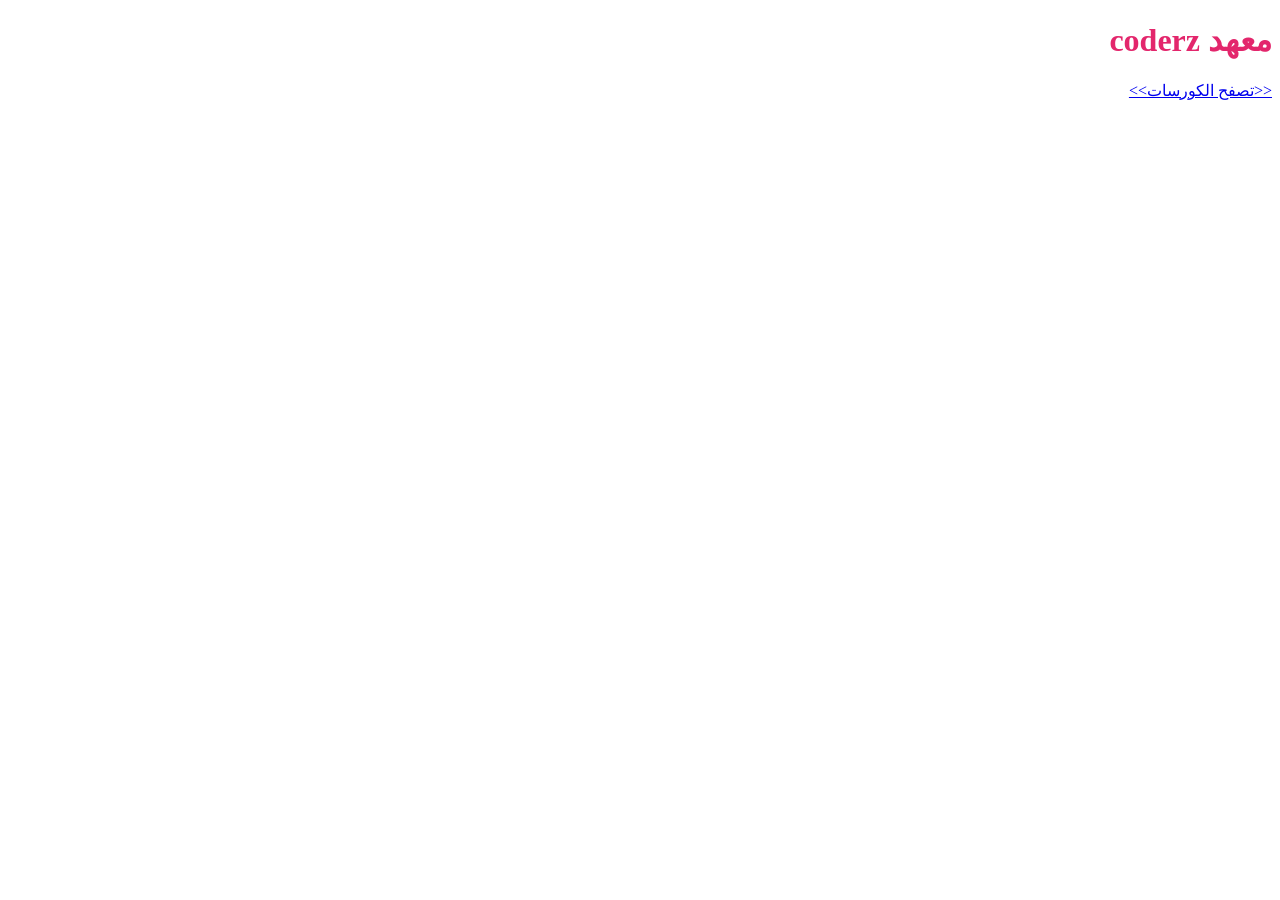
<file: session6/assignment1/index.html>
<!DOCTYPE html>
<html lang="ar" dir="rtl">
<head>
    <meta charset="UTF-8">
    <title>معهد coderz</title>
    <link rel="stylesheet" href="styles.css">
</head>
<body>

    <h1>معهد coderz</h1>
    <a href="pages/courses.html">&lt;&lt;تصفح الكورسات&gt;&gt;</a>

</body>
</html>
</file>
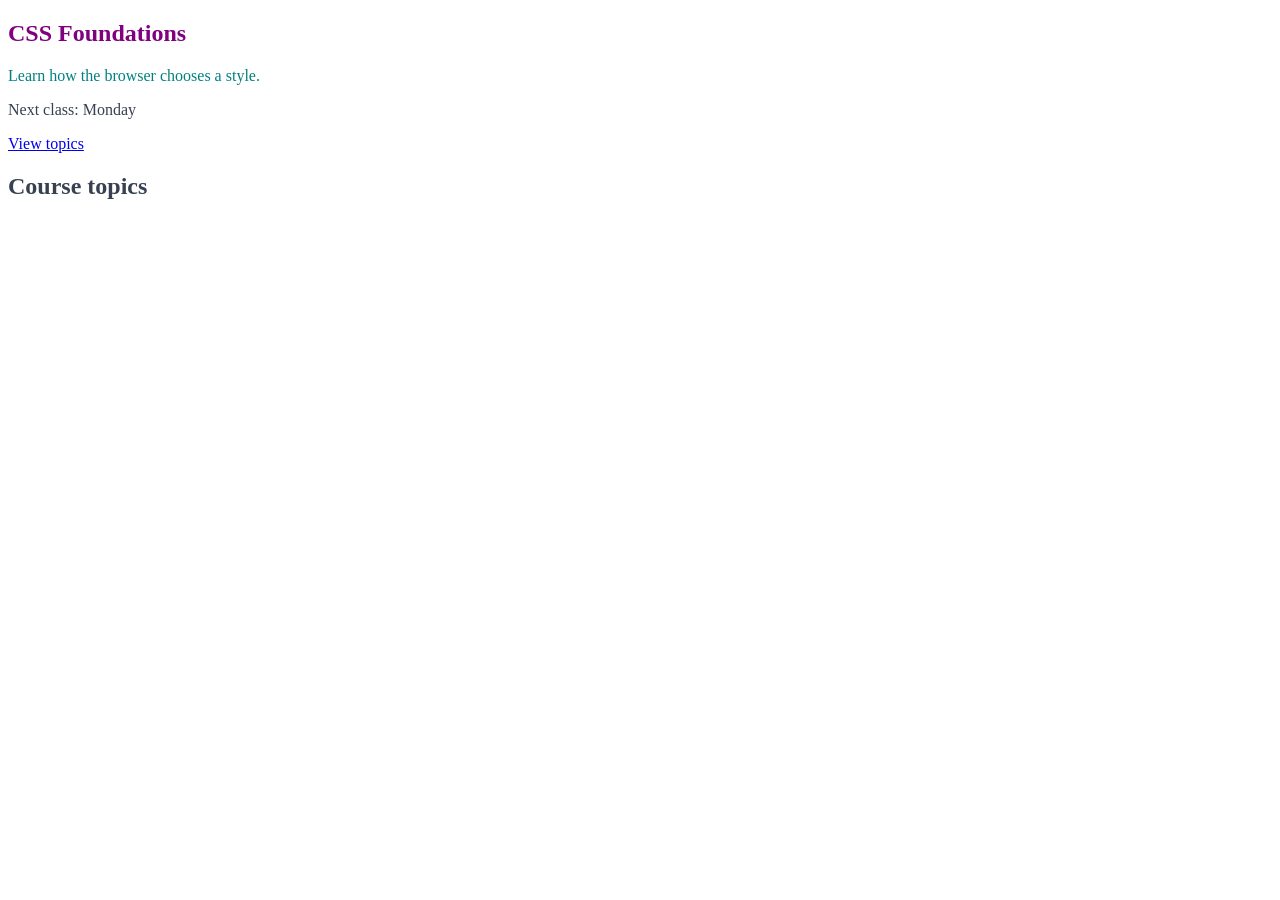
<file: session6/assignment2/index.html>
<!DOCTYPE html>
<html lang="en">
<head>
    <meta charset="UTF-8">
    <title>ass2</title>
    <link rel="stylesheet" href="styles.css">
</head>
<body>

    <article class="course-card">
        <h1 id="course-title" class="title">CSS Foundations</h1>
        <p>Learn how the browser chooses a style.</p>

        <div class="details">
            <p>Next class: Monday</p>
        </div>

        <a href="#topics">View topics</a>
        <h2 id="topics">Course topics</h2>
    </article>

</body>
</html>
</file>
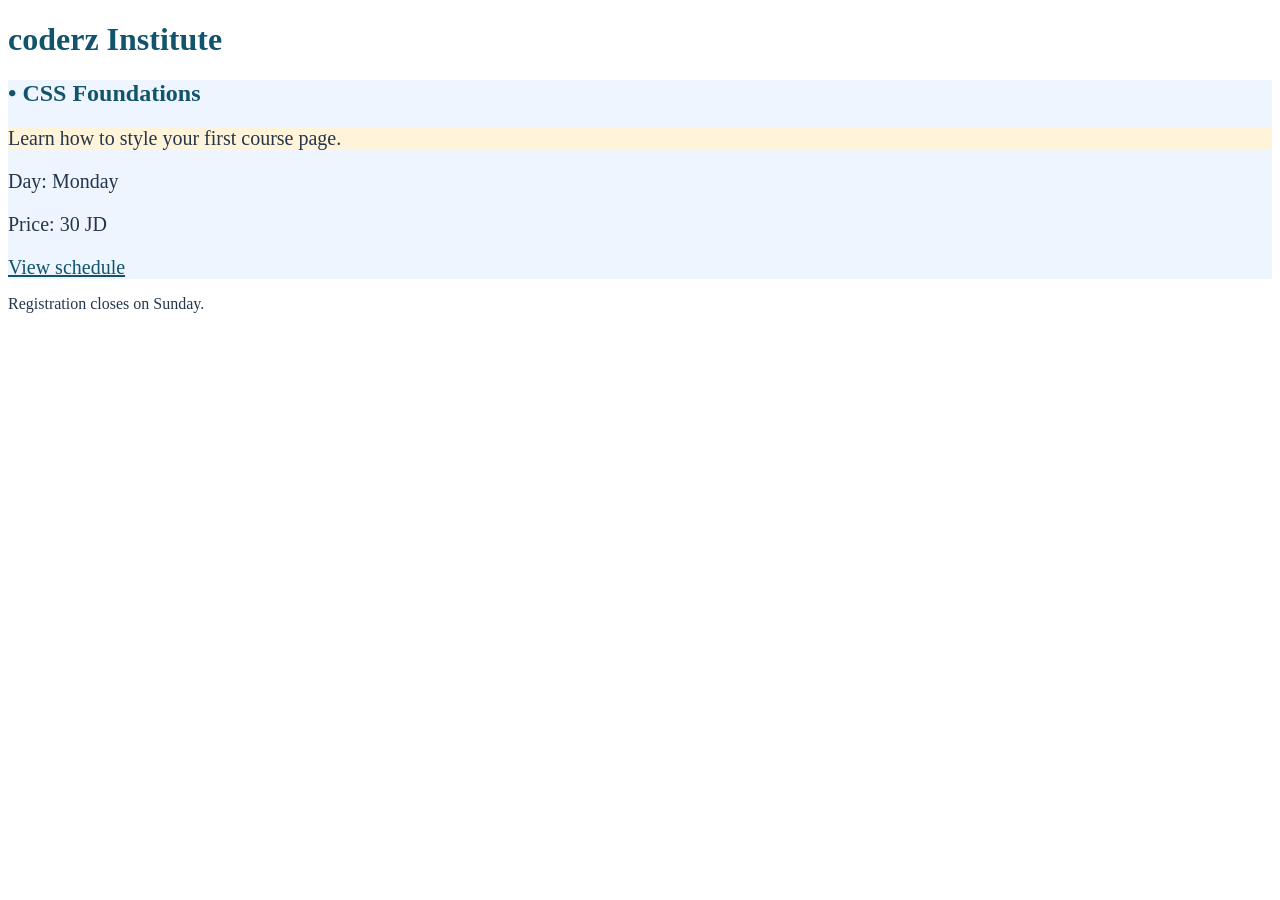
<file: session6/assignment3/index.html>
<!doctype html>
<html lang="en">
<head>
    <meta charset="utf-8">
    <title>coderz | Course announcement</title>
    <link rel="stylesheet" href="styles.css">
</head>
<body>
    <header>
        <h1>coderz Institute</h1>
    </header>

    <main>
        <article class="course-card">
            <h2>CSS Foundations</h2>
            <p>Learn how to style your first course page.</p>

            <div class="details" id="schedule">
                <p>Day: Monday</p>
                <p>Price: 30 JD</p>
            </div>

            <a class="action" href="#schedule">View schedule</a>
        </article>

        <p>Registration closes on Sunday.</p>
    </main>
</body>
</html>
</file>
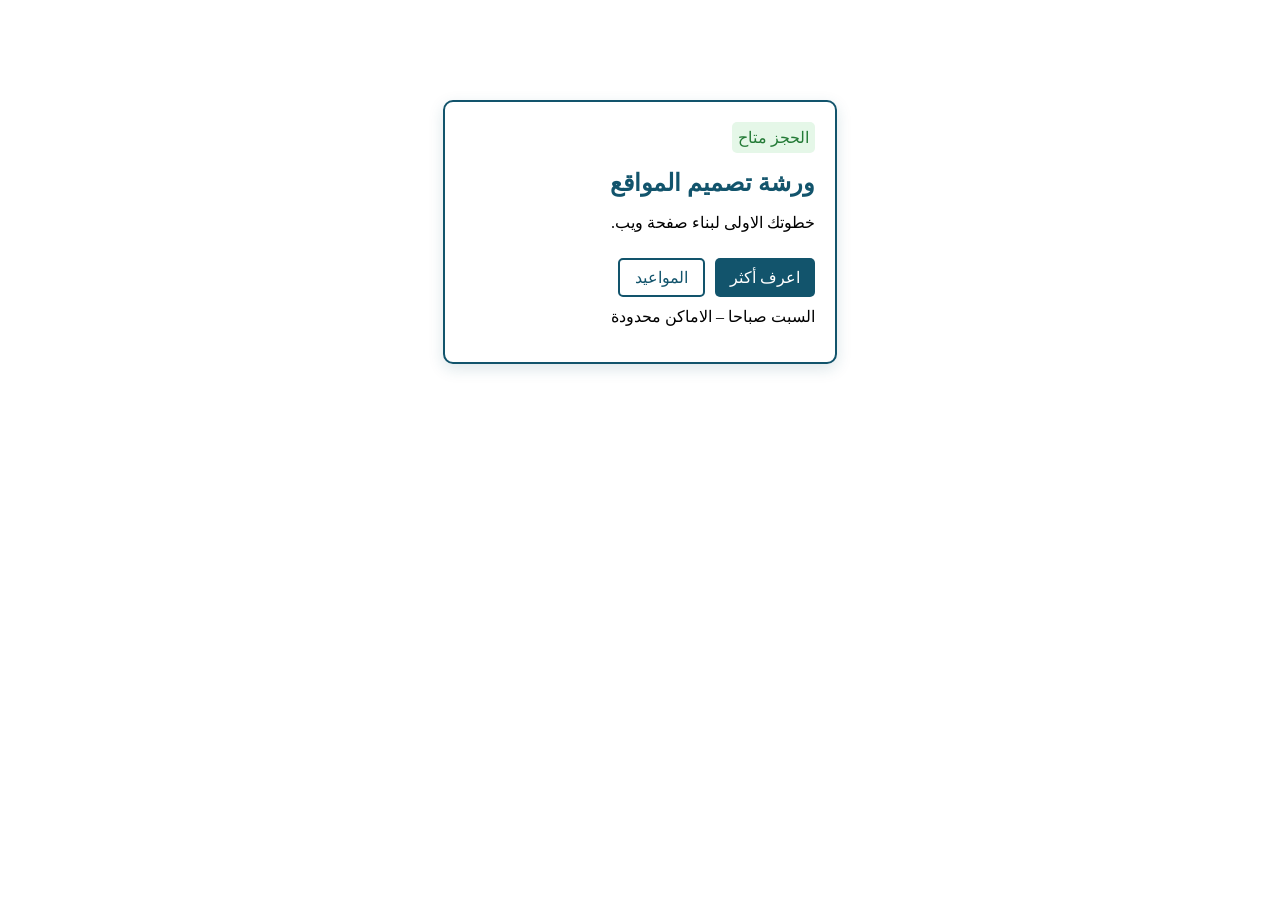
<file: session7/assignment1/index.html>
<!DOCTYPE html>
<html lang="ar" dir="rtl">
<head>
    <meta charset="UTF-8">
    <title>ass1s7</title>
    <link rel="stylesheet" href="styles.css">
</head>
<body>

    <div class="card">
        <p class="box">الحجز متاح</p>

        <h1>ورشة تصميم المواقع</h1>

        <p>خطوتك الاولى لبناء صفحة ويب.</p>

        <div class="buttons">
            <p class="button1">اعرف أكثر</p>
            <p class="button2">المواعيد</p>
        </div>

        <p class="note">السبت صباحا – الاماكن محدودة</p>
    </div>

</body>
</html>
</file>
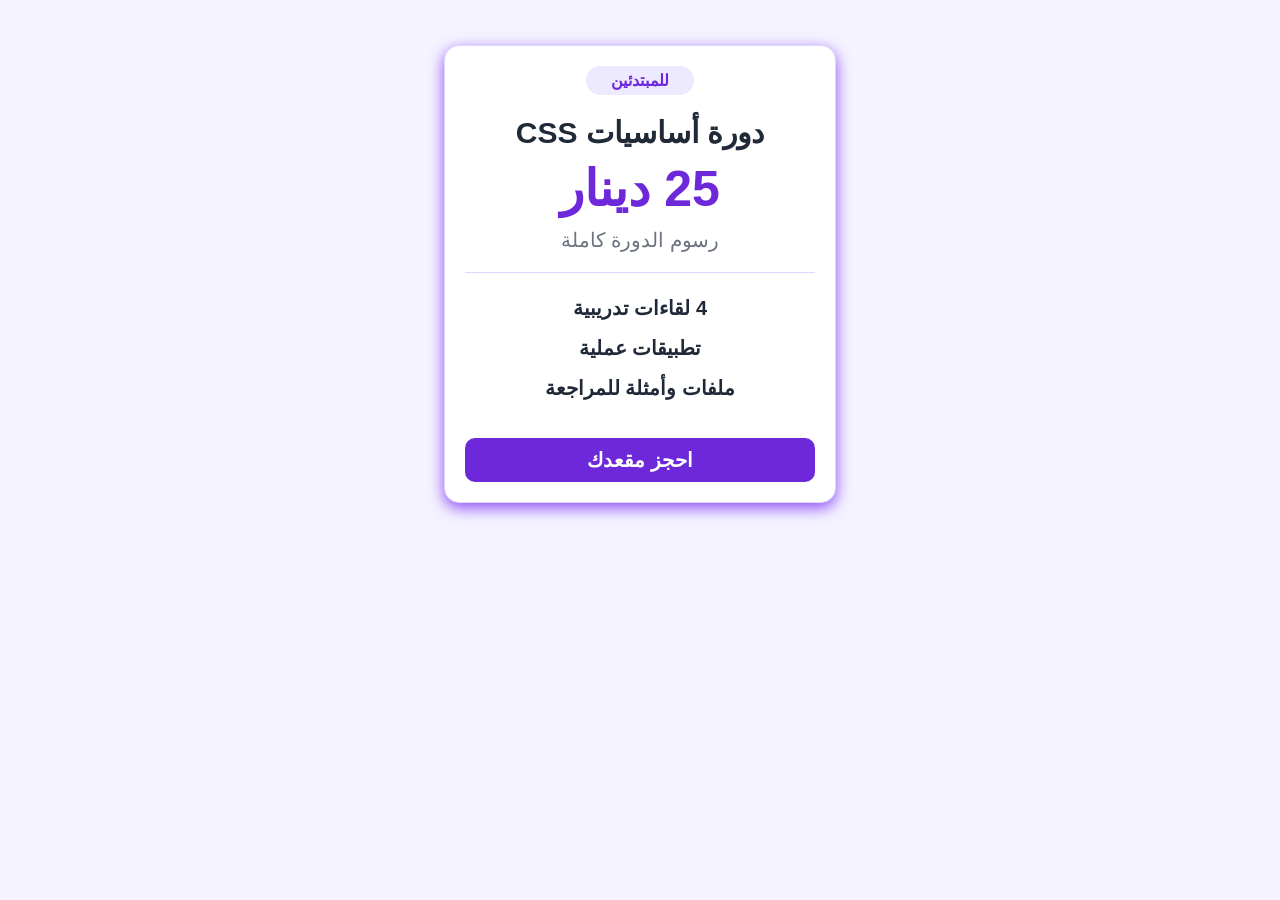
<file: session7/assignment2/index.html>
<!DOCTYPE html>
<html lang="ar" dir="rtl">
<head>
    <meta charset="UTF-8">
    <meta name="viewport" content="width=device-width, initial-scale=1.0">
    <title>ASS2S7</title>
    <link rel="stylesheet" href="styles.css">
</head>
<body>

    <section class="container">
        <div class="card">
            <p class="level">للمبتدئين</p>
            <h2>دورة أساسيات CSS</h2>
            <h3>25 دينار</h3>
            <p>رسوم الدورة كاملة</p>

            <ul>
                <li>4 لقاءات تدريبية</li>
                <li>تطبيقات عملية</li>
                <li>ملفات وأمثلة للمراجعة</li>
            </ul>

            <button>احجز مقعدك</button>
        </div>
    </section>

</body>
</html>
</file>
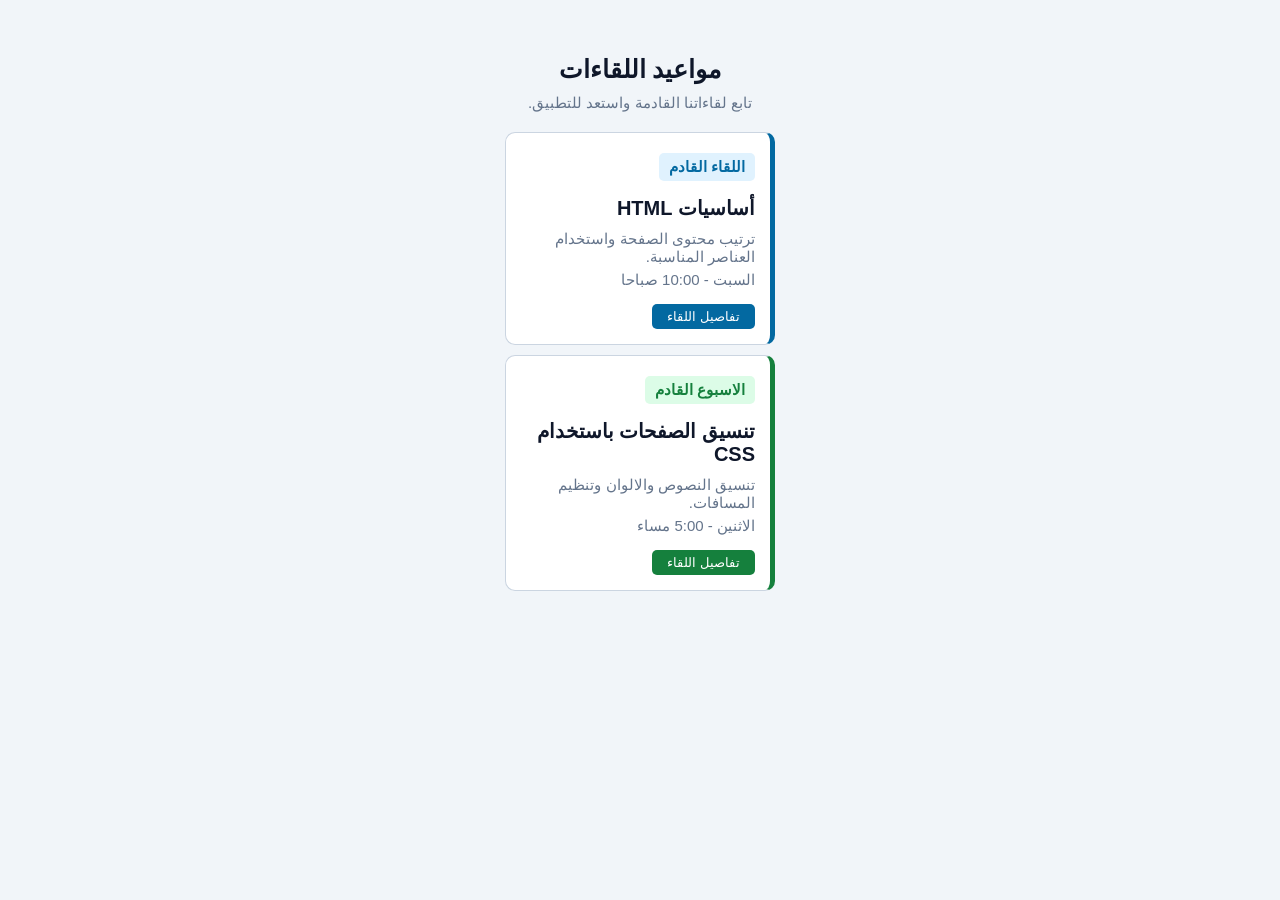
<file: session7/assignment3/index.html>
<!DOCTYPE html>
<html lang="ar" dir="rtl">
<head>
    <meta charset="UTF-8">
    <meta name="viewport" content="width=device-width, initial-scale=1.0">
    <title>ass3s7</title>
    <link rel="stylesheet" href="styles.css">
</head>
<body>

    <main class="container">
        <h1>مواعيد اللقاءات</h1>
        <p>تابع لقاءاتنا القادمة واستعد للتطبيق.</p>

        <section class="meeting first">
            <p class="week">اللقاء القادم</p>
            <h2>أساسيات HTML</h2>
            <p>ترتيب محتوى الصفحة واستخدام العناصر المناسبة.</p>
            <p>السبت - 10:00 صباحا</p>
            <button>تفاصيل اللقاء</button>
        </section>

        <section class="meeting second">
            <p class="week">الاسبوع القادم</p>
            <h2>تنسيق الصفحات باستخدام CSS</h2>
            <p>تنسيق النصوص والالوان وتنظيم المسافات.</p>
            <p>الاثنين - 5:00 مساء</p>
            <button>تفاصيل اللقاء</button>
        </section>
    </main>

</body>
</html>
</file>
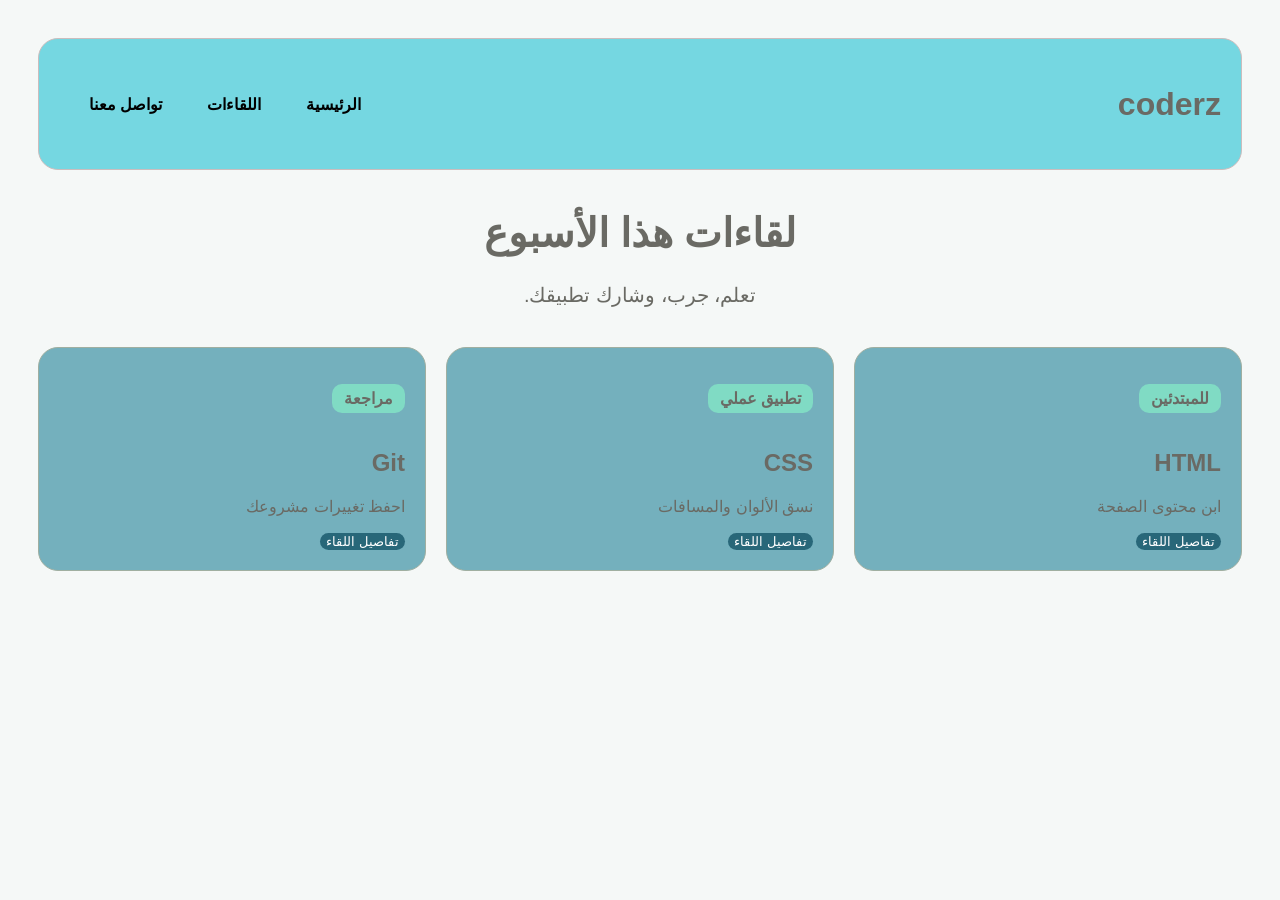
<file: session8/assignment1/index.html>
<!DOCTYPE html>
<html lang="ar" dir="rtl">
<head>
    <meta charset="UTF-8">
    <meta name="viewport" content="width=device-width, initial-scale=1.0">
    <title>test</title>
    <link rel="stylesheet" href="styles.css">
</head>
<body>

    <nav>
        <h2>coderz</h2>
        <div>
            <a href="#">الرئيسية</a>
            <a href="#">اللقاءات</a>
            <a href="#">تواصل معنا</a>
        </div>
    </nav>

    <header>
        <h1>لقاءات هذا الأسبوع</h1>
        <p>تعلم، جرب، وشارك تطبيقك.</p>
    </header>

    <main>
        <article>
            <p>للمبتدئين</p>
            <h2>HTML</h2>
            <p>ابن محتوى الصفحة</p>
            <button>تفاصيل اللقاء</button>
        </article>

        <article>
            <p>تطبيق عملي</p>
            <h2>CSS</h2>
            <p>نسق الألوان والمسافات</p>
            <button>تفاصيل اللقاء</button>
        </article>

        <article>
            <p>مراجعة</p>
            <h2>Git</h2>
            <p>احفظ تغييرات مشروعك</p>
            <button>تفاصيل اللقاء</button>
        </article>
    </main>

</body>
</html>
</file>
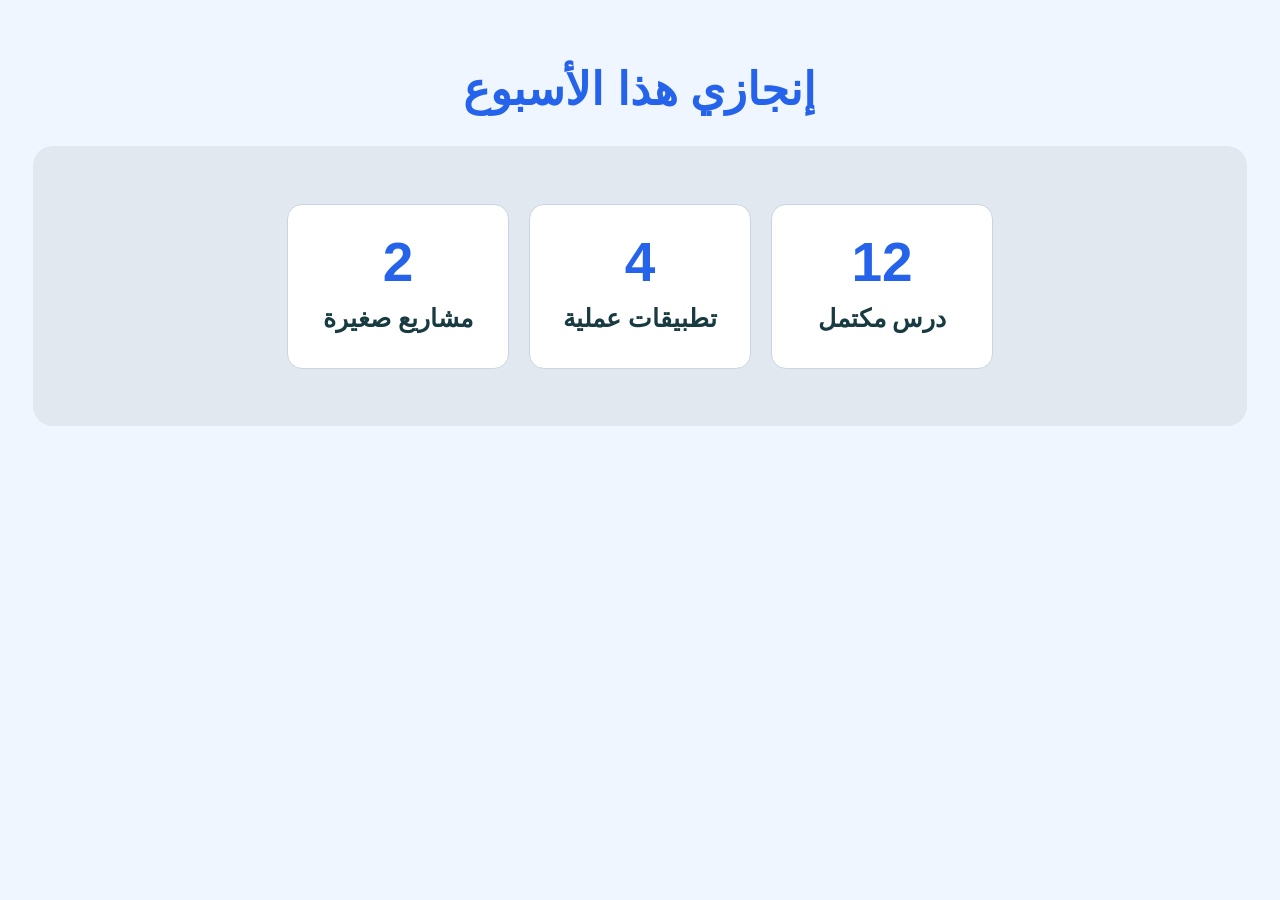
<file: session8/assignment2/index.html>
<!DOCTYPE html>
<html lang="ar" dir="rtl">
<head>
    <meta charset="UTF-8">
    <title>إنجازي هذا الأسبوع</title>
    <link rel="stylesheet" href="styles.css">
</head>
<body>

    <h1>إنجازي هذا الأسبوع</h1>

    <div class="board">

        <div class="card">
            <h2>12</h2>
            <p>درس مكتمل</p>
        </div>

        <div class="card">
            <h2>4</h2>
            <p>تطبيقات عملية</p>
        </div>

        <div class="card">
            <h2>2</h2>
            <p>مشاريع صغيرة</p>
        </div>

    </div>

</body>
</html>
</file>
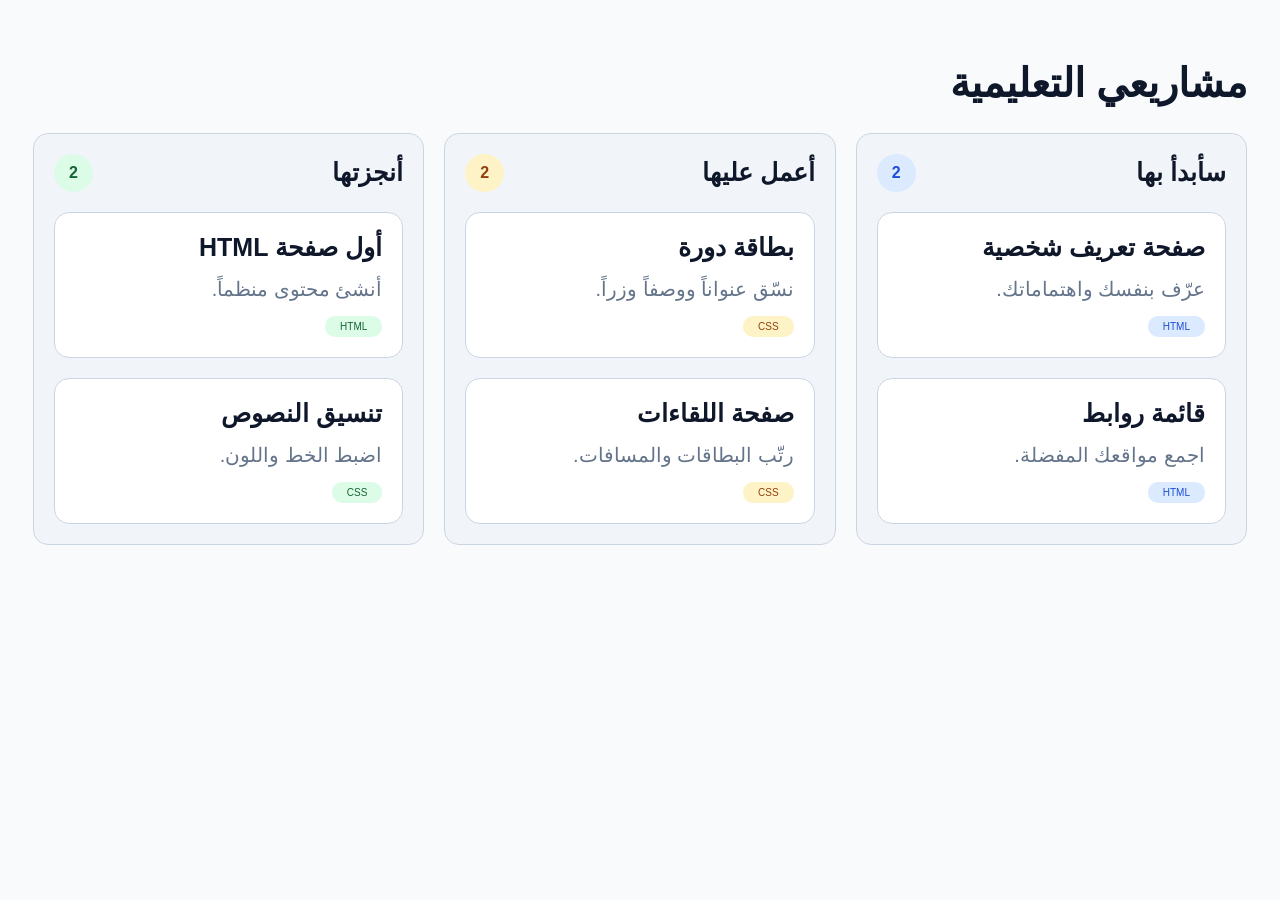
<file: session8/assignment4/index.html>
<!DOCTYPE html>
<html lang="ar" dir="rtl">
<head>
    <meta charset="UTF-8">
    <meta name="viewport" content="width=device-width, initial-scale=1.0">
    <title>ass4</title>
    <link rel="stylesheet" href="styles.css">
</head>
<body>

    <h1>مشاريعي التعليمية</h1>

    <div class="board">

        <div class="column blue">
            <div class="head">
                <h2>سأبدأ بها</h2>
                <div class="count">2</div>
            </div>

            <div class="card">
                <h3>صفحة تعريف شخصية</h3>
                <p>عرّف بنفسك واهتماماتك.</p>
                <div class="tag">HTML</div>
            </div>

            <div class="card">
                <h3>قائمة روابط</h3>
                <p>اجمع مواقعك المفضلة.</p>
                <div class="tag">HTML</div>
            </div>
        </div>

        <div class="column yellow">
            <div class="head">
                <h2>أعمل عليها</h2>
                <div class="count">2</div>
            </div>

            <div class="card">
                <h3>بطاقة دورة</h3>
                <p>نسّق عنواناً ووصفاً وزراً.</p>
                <div class="tag">CSS</div>
            </div>

            <div class="card">
                <h3>صفحة اللقاءات</h3>
                <p>رتّب البطاقات والمسافات.</p>
                <div class="tag">CSS</div>
            </div>
        </div>

        <div class="column green">
            <div class="head">
                <h2>أنجزتها</h2>
                <div class="count">2</div>
            </div>

            <div class="card">
                <h3>أول صفحة HTML</h3>
                <p>أنشئ محتوى منظماً.</p>
                <div class="tag">HTML</div>
            </div>

            <div class="card">
                <h3>تنسيق النصوص</h3>
                <p>اضبط الخط واللون.</p>
                <div class="tag">CSS</div>
            </div>
        </div>

    </div>

</body>
</html>
</file>
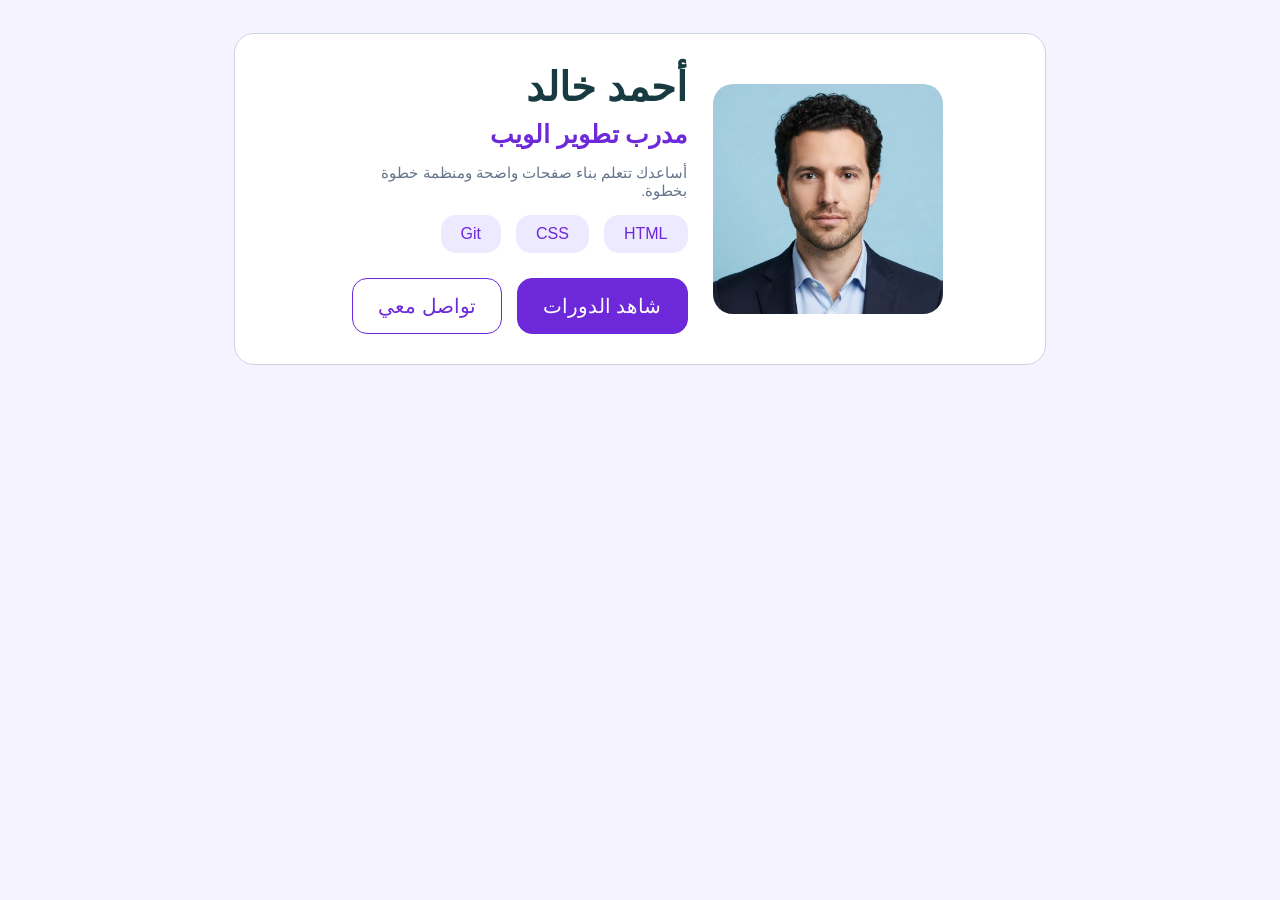
<file: session8/assiignment3/index.html>
<!DOCTYPE html>
<html lang="ar" dir="rtl">
<head>
    <meta charset="UTF-8">
    <title>ass2</title>
    <link rel="stylesheet" href="styles.css">
</head>
<body>

    <div class="card">

       <img src="images/trainer.jpeg" alt="صورة المدرب">

        <div class="text">

            <h1>أحمد خالد</h1>
            <h2>مدرب تطوير الويب</h2>

            <p>أساعدك تتعلم بناء صفحات واضحة ومنظمة خطوة بخطوة.</p>

            <div class="tags">
                <div>HTML</div>
                <div>CSS</div>
                <div>Git</div>
            </div>

            <div class="buttons">
                <button class="b1">شاهد الدورات</button>
                <button class="b2">تواصل معي</button>
            </div>

        </div>

    </div>

</body>
</html>
</file>
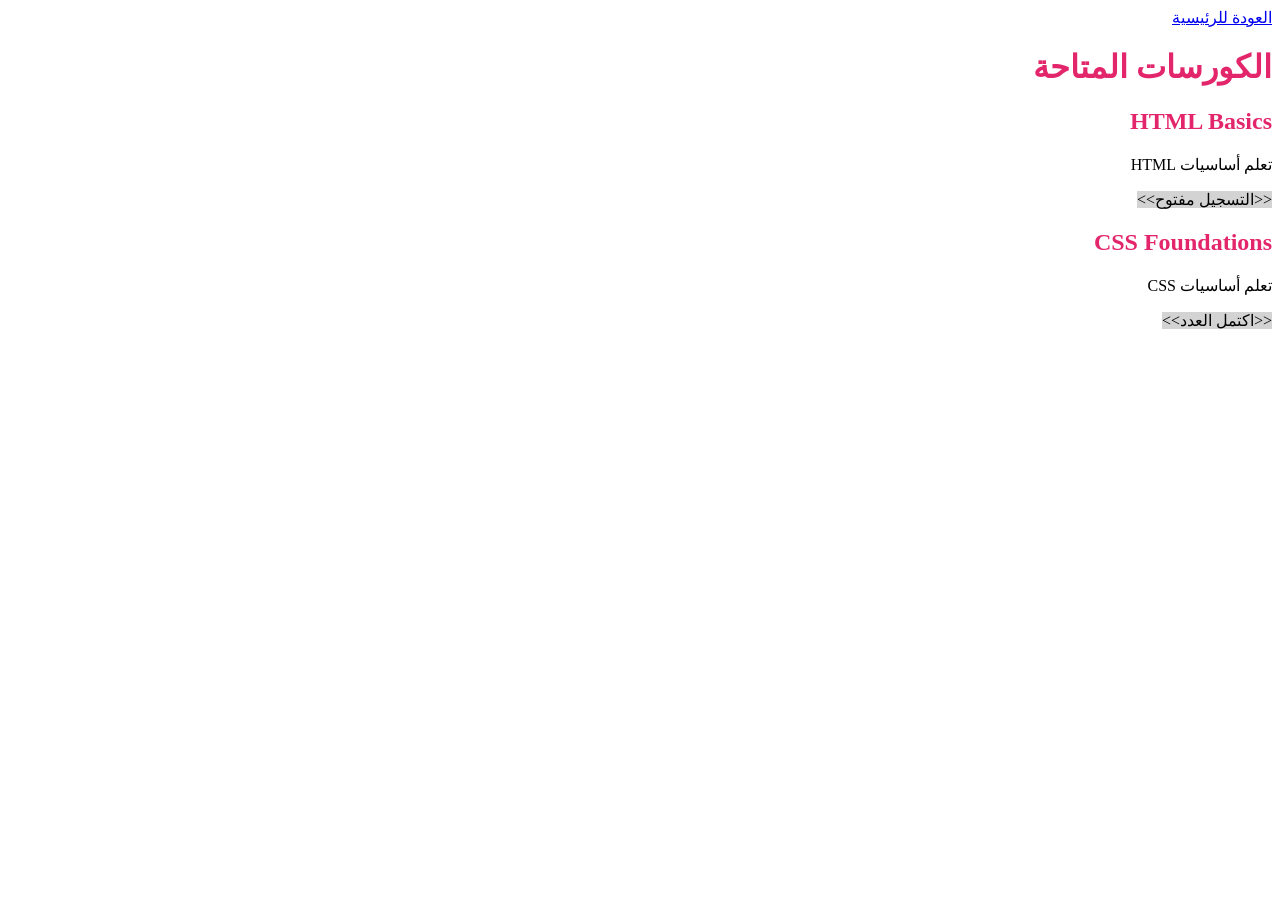
<file: session6/assignment1/pages/courses.html>
<!DOCTYPE html>
<html lang="ar" dir="rtl">
<head>
    <meta charset="UTF-8">
    <title>الكورسات</title>
    <link rel="stylesheet" href="../styles.css">
</head>
<body>

    <header>
        <a href="../index.html">العودة للرئيسية</a>
        <h1>الكورسات المتاحة</h1>
    
    </header>

    <main>
        <article class="course-card" data-status="full">
            <h2>HTML Basics</h2>
            <p>تعلم أساسيات HTML</p>
           <span class="status">&lt;&lt;التسجيل مفتوح&gt;&gt;</span>

        </article>

        <article class="course-card" data-status="full">
            <h2>CSS Foundations</h2>
            <p>تعلم أساسيات CSS</p>
            <span class="status">&lt;&lt;اكتمل العدد&gt;&gt;</span>
        </article>
    </main>

</body>
</html>
</file>
<file: session6/assignment1/styles.css>
:root {
    --brand: rgb(227, 38, 108);
}

h1, h2 {
    color: var(--brand);
}

.course-card {
    background-color: white;
}

.course-card[data-status="open"] .status {
    background-color: lightgreen;
}

.course-card[data-status="full"] .status {
    background-color: lightgray;
}
</file>
<file: session6/assignment2/styles.css>
#course-title {
    color: purple;
}

.title {
    color: green;
}

h1 {
    color: navy;
}

.course-card {
    color: #374151;
}

.title {
    color: orange;
}

.course-card > p {
    color: teal;
}

a:hover {
    color: blue;
}

a:focus-visible {
    color: red;
}
</file>
<file: session6/assignment3/styles.css>
:root {
    --brand: #12546c;
    font-size: 16px;
}

body {
    color: #24364b;
    background: white;
}

h1, h2 {
    color: var(--brand);
}

.course-card {
    background: #eef5ff;
}

.course-card {
    font-size: 20px;
}

.course-card h2 {
    font-size: 1.5rem;
}

.course-card > p {
    background: #fff4d9;
}

.course-card h2::before {
    content: "• ";
    color: var(--brand);
}

.action {
    color: #12546c;
}

.action:hover {
    color: #6845a8;
}

.action:focus-visible {
    outline: 3px solid orange;
}
</file>
<file: session7/assignment1/styles.css>
.card {
    background-color: white;
    width: 350px;
    padding: 20px;
    margin: 100px auto;
    border: 2px solid #12546C;
    border-radius: 10px;
    box-shadow: 0 5px 15px rgba(18, 84, 108, 0.15);
    overflow-wrap: break-word;
}

.box {
    background-color: #E5F7E8;
    color: #237A36;
    padding: 6px;
    border-radius: 5px;
    width: fit-content;
    margin: 0;
}

h1 {
    color: #12546C;
    font-size: 24px;
}

.buttons {
    display: flex;
    gap: 10px;
}

.buttons p {
    margin-top: 10px;
    margin-bottom: 10px;
}

.button1 {
    background-color: #12546C;
    color: white;
    padding: 10px 15px;
    border-radius: 5px;
}

.button2 {
    background-color: white;
    color: #12546C;
    padding: 8px 15px;
    border: 2px solid #12546C;
    border-radius: 5px;
}

.note {
    margin-top: 0;
}
</file>
<file: session7/assignment2/styles.css>
body {
    margin: 0;
    font-family: Tahoma, Arial, sans-serif;
    background-color: #F5F3FF;
    color: #1F2937;
}

.container {
    display: flex;
    justify-content: center;
    padding: 35px;
    margin: 10px auto;
    max-width: 650px;
}

.card {
    background-color: white;
    width: 350px;
    padding: 20px;
    border-radius: 15px;
    border: 1px solid #DDD6FE;
    box-shadow: 0 5px 15px rgba(95, 5, 239, 0.699);
    text-align: center;
}

.level {
    background-color: #EDE9FE;
    color: #6D28D9;
    padding: 5px 25px;
    border-radius: 20px;
    width: fit-content;
    margin: auto;
    font-weight: bold;
}

.card > h2 {
    font-size: 30px;
    margin: 20px 0 10px;
}

.card > h3 {
    color: #6D28D9;
    font-size: 50px;
    margin: 10px 0;
}

.card > p:not(.level) {
    color: #6B7280;
    font-size: 20px;
    margin: 10px 0 20px;
}

.card > ul {
    list-style: none;
    padding: 15px 0;
    margin: 15px 0;
    border-top: 1px solid #DDD6FE;
    line-height: 2;
    font-size: 20px;
    font-weight: bold;
}

.card > button {
    width: 100%;
    padding: 10px;
    background-color: #6D28D9;
    color: white;
    border: none;
    border-radius: 10px;
    font-size: 20px;
    font-weight: bold;
    cursor: pointer;
}

.card > button:hover {
    background-color: #5420AC;
}
.card {
    overflow-wrap: anywhere;
}
</file>
<file: session7/assignment3/styles.css>
* {
    box-sizing: border-box;
}

body {
    margin: 0;
    font-family: Tahoma, Arial, sans-serif;
    background-color: #F1F5F9;
    color: #0F172A;
    overflow-wrap: anywhere;
}

.container {
    display: flex;
    flex-direction: column;
    width: 300px;
    max-width: calc(100% - 20px);
    margin: 30px auto;
    padding: 15px;
    text-align: center;
}

.container > h1 {
    font-size: 25px;
    margin: 10px 0 5px;
}

.container > p {
    color: #64748B;
    font-size: 15px;
    margin: 5px 0 20px;
}

.meeting {
    background-color: #FFFFFF;
    border: 1px solid #CBD5E1;
    border-radius: 10px;
    padding: 15px;
    margin-bottom: 10px;
    text-align: right;
}

.meeting > h2 {
    font-size: 20px;
    margin: 10px 0;
}

.meeting > p {
    color: #64748B;
    font-size: 15px;
    margin: 5px 0;
}

.week {
    display: inline-block;
    padding: 5px 10px;
    border-radius: 5px;
    font-weight: bold;
}

.first {
    border-right: 5px solid #0369A1;
}

.second {
    border-right: 5px solid #15803D;
}

.first > .week {
    background-color: #E0F2FE;
    color: #0369A1;
}



.second > .week {
    background-color: #DCFCE7;
    color: #15803D;
}

.meeting > button {
    padding: 5px 15px;
    margin-top: 10px;
    color: #FFFFFF;
    border: none;
    border-radius: 5px;
    cursor: pointer;
}

.first > button {
    background-color: #0369A1;
}

.second > button {
    background-color: #15803D;
}
</file>
<file: session8/assignment1/styles.css>
body {
    font-family: Arial;
    background-color: rgb(245, 248, 247);
    color: rgb(106, 106, 100);
    padding: 30px;
    
}

nav {
    display: flex;
    justify-content: space-between;
    align-items: center;
    background-color: rgb(117, 215, 225);
    border: 1px solid rgb(203, 189, 189);
    border-radius: 20px;
    flex-wrap: wrap;
    padding: 20px;
}

nav h2 {
  
    font-size: 32px;
}

nav a {
    text-decoration: none;
    color: black;
    margin-left: 30px;
    font-weight: bold;
}

nav div {
    display: flex;
    flex-wrap: wrap;
    gap: 15px;
}

header {
    text-align: center;
    margin: 40px ;
}

header h1 {
    font-size: 40px;
}

header p {
    font-size: 20px;
}

main {
    display: flex;
    gap: 20px;
    flex-wrap: wrap;
}

article {
    flex: 1 1 250px;
    border: 1px solid rgb(160, 175, 161);
    background-color: rgb(116, 176, 189);
    border-radius: 20px;
    padding: 20px;
    text-align: right;
}

article p:first-child {
    display: inline-block;
    background-color: rgb(128, 219, 196);
    padding: 5px 12px;
    border-radius: 10px;
    font-weight: bold;
}

button {
    background-color: rgb(40, 103, 121);
    color: white;
    border: none;
    border-radius: 20px;
}
</file>
<file: session8/assignment2/styles.css>
body {
    background-color: #EFF6FF;
    font-family: Arial;
    padding: 25px;
}

h1 {
    color: #2563EB;
    text-align: center;
    font-size: 45px;
}

.board {
    background-color: #E2E8F0;
    border-radius: 20px;
    min-height: 280px;
    display: flex;
    flex-direction: row;
    justify-content: center;
    align-items: center;
    gap: 20px;
    
}

.card {
    background-color: #FFFFFF;
    border: 1px solid #CBD5E1;
    border-radius: 15px;
    width: 170px;
    padding: 25px;
    text-align: center;
    overflow-wrap: break-word;
}

.card h2 {
    color: #2563EB;
    font-size: 55px;
     margin: 0;
  
}

.card p {
    color: #183B42;
    font-size: 25px;
    font-weight: bold;
    margin: 10px 0;
}
</file>
<file: session8/assignment4/styles.css>
body {
    background-color: #F8FAFC;
    font-family: Arial;
    padding: 25px;
}

h1 {
    color: #0F172A;
    font-size: 40px;
}

.board {
    display: flex;
    flex-wrap: wrap;
    gap: 20px;
    align-items: flex-start;
}

.board > .column {
    background-color: #F1F5F9;
    border: 1px solid #CBD5E1;
    border-radius: 15px;
    padding: 20px;
    width: 280px;
    max-width: 100%;
    box-sizing: border-box;
    flex-grow: 1;
    display: flex;
    flex-direction: column;
    gap: 20px;
}

.column > .head {
    display: flex;
    justify-content: space-between;
    align-items: center;
    flex-wrap: wrap;
}

.head > h2 {
    color: #0F172A;
    font-size: 25px;
    margin: 0;
}

.head > .count {
    padding: 10px 15px;
    border-radius: 25px;
    font-weight: bold;
}

.column > .card {
    background-color: #FFFFFF;
    border: 1px solid #CBD5E1;
    border-radius: 15px;
    padding: 20px;
    overflow-wrap: break-word;
}

.card > h3 {
    color: #0F172A;
    font-size: 25px;
    margin: 0;
}

.card > p {
    color: #64748B;
    font-size: 20px;
    margin: 15px 0;
}

.card > .tag {
    width: fit-content;
    padding: 5px 15px;
    border-radius: 10px;
    font-size: 10px;
}

.blue .count,
.blue .tag {
    background-color: #DBEAFE;
    color: #1D4ED8;
}

.yellow .count,
.yellow .tag {
    background-color: #FEF3C7;
    color: #92400E;
}

.green .count,
.green .tag {
    background-color: #DCFCE7;
    color: #166534;
}
</file>
<file: session8/assiignment3/styles.css>
body {
    background-color: #F5F3FF;
    font-family: Arial;
    padding: 25px;
}

.card {
    background-color: #FFFFFF;
    border: 1px solid #CBD5E1;
    border-radius: 20px;
    padding: 30px;
    display: flex;
    align-items: center;
    justify-content: center;
    flex-wrap: wrap;
    gap: 25px;
    max-width: 750px;
    margin: auto;
}

.card img {
    width: 230px;
    max-width: 100%;
    border-radius: 20px;
}

.text {
    width: 350px;
    max-width: 100%;
    overflow-wrap: break-word;
}

h1 {
    color: #183B42;
    font-size: 40px;
    margin: 0;
}

h2 {
    color: #6D28D9;
    font-size: 25px;
    margin: 10px 0;
}

p {
    color: #64748B;
    font-size: 15px;
}

.tags {
    display: flex;
    flex-wrap: wrap;
    gap: 15px;
    margin-bottom: 25px;
}

.tags div {
    background-color: #EDE9FE;
    color: #6D28D9;
    padding: 10px 20px;
    border-radius: 15px;
}

.buttons {
    display: flex;
    flex-wrap: wrap;
    gap: 15px;
}

button {
    padding: 15px 25px;
    border-radius: 15px;
    border: 1px solid #6D28D9;
    font-size: 20px;
    max-width: 100%;
    overflow-wrap: break-word;
}

.b1 {
    background-color: #6D28D9;
    color: #FFFFFF;
}

.b2 {
    background-color: #FFFFFF;
    color: #6D28D9;
}
</file>
